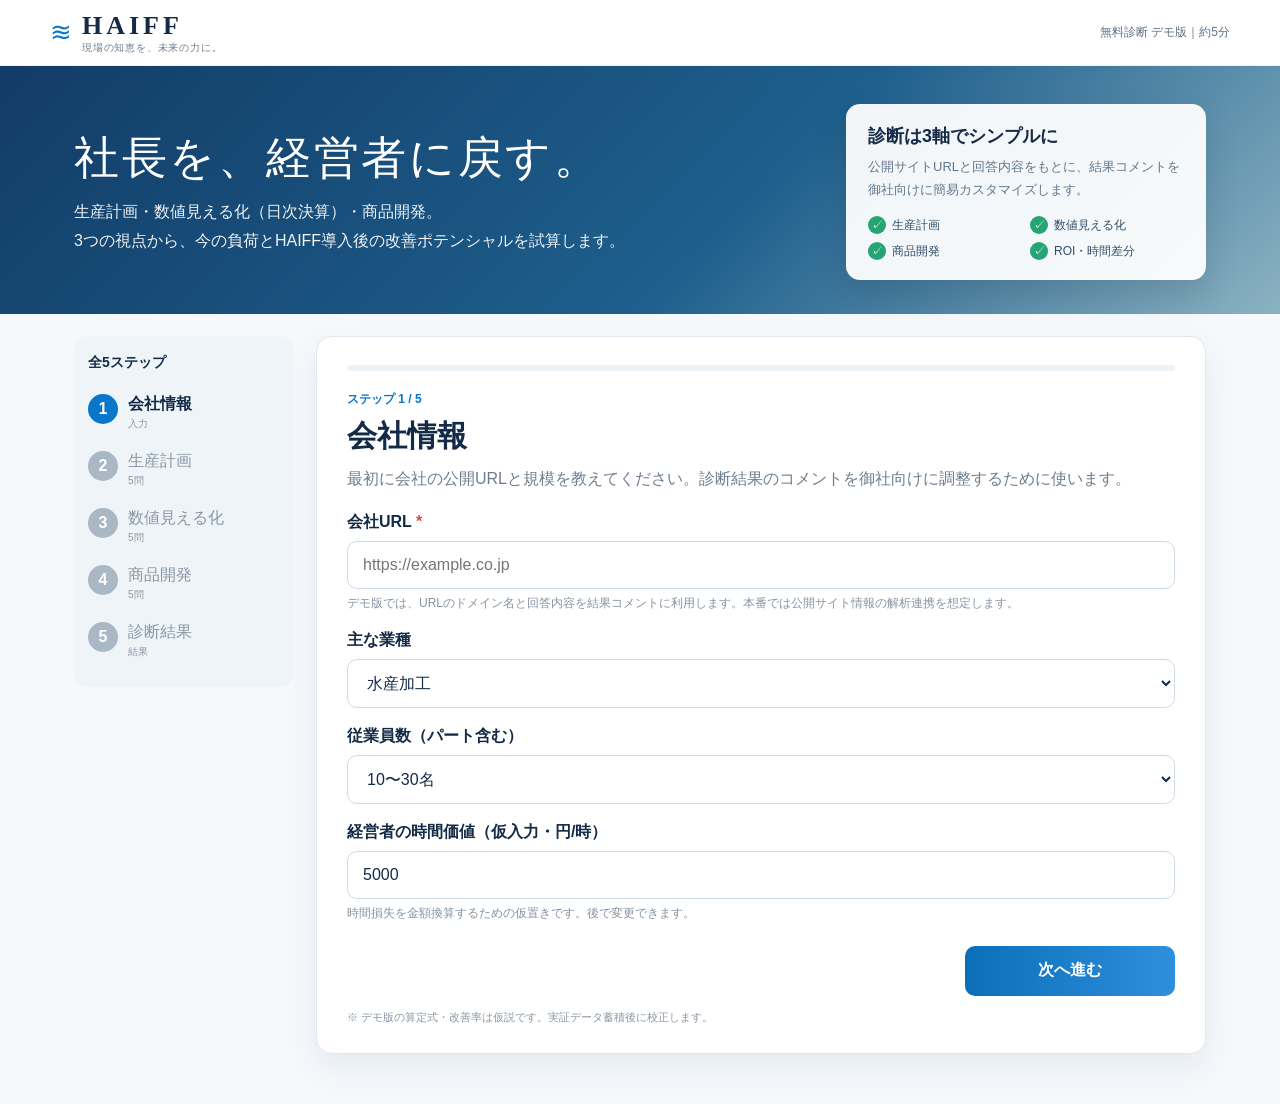
<file: haiff-demo/index.html>
<!doctype html>
<html lang="ja">
<head>
<meta charset="utf-8">
<meta name="viewport" content="width=device-width, initial-scale=1, viewport-fit=cover">
<title>HAIFF 無料診断 デモ版</title>
<style>
:root{--navy:#0b2d52;--blue:#0877c9;--teal:#1c9b78;--orange:#e98a23;--red:#d94b45;--ink:#142b47;--muted:#6d7d90;--line:#dfe8f0;--soft:#f5f8fb;--shadow:0 14px 34px rgba(13,45,82,.08)}*{box-sizing:border-box}html{scroll-behavior:smooth}body{margin:0;background:#f6f9fc;color:var(--ink);font-family:-apple-system,BlinkMacSystemFont,"Hiragino Sans","Yu Gothic",Meiryo,sans-serif}button,input,select{font:inherit}header{height:66px;background:#fff;border-bottom:1px solid #edf2f6;display:flex;align-items:center;justify-content:space-between;padding:0 max(18px,calc((100vw - 1180px)/2));position:sticky;top:0;z-index:20}.brand{display:flex;align-items:center;gap:10px}.wave{font-size:26px;color:var(--blue)}.brand strong{font-family:Georgia,serif;font-size:26px;letter-spacing:4px}.brand small{display:block;font-size:10px;letter-spacing:.08em;color:#6c7a89}.header-note{font-size:12px;color:#607186}.hero{background:linear-gradient(135deg,#123c67 0%,#1e5f8d 58%,#8bb2c2 100%);color:#fff}.hero-inner{max-width:1180px;margin:auto;padding:38px 24px 34px;display:grid;grid-template-columns:1fr 360px;gap:30px;align-items:center}.hero h1{margin:0 0 10px;font-family:Georgia,"Yu Mincho",serif;font-size:45px;font-weight:500;letter-spacing:.06em}.hero p{margin:0;line-height:1.8;font-size:16px;opacity:.94}.hero-card{background:rgba(255,255,255,.94);color:var(--ink);border-radius:14px;padding:20px 22px;box-shadow:0 14px 34px rgba(0,0,0,.12)}.hero-card b{font-size:18px}.hero-card p{color:#597086;font-size:13px;margin-top:7px}.hero-bullets{display:grid;grid-template-columns:1fr 1fr;gap:8px;margin-top:14px}.hero-bullets span{font-size:12px;color:#314d68}.hero-bullets span:before{content:'✓';display:inline-grid;place-items:center;width:18px;height:18px;border-radius:50%;background:#25a574;color:#fff;margin-right:6px}.wrap{max-width:1180px;margin:0 auto;padding:22px 24px 50px;display:grid;grid-template-columns:220px 1fr;gap:22px}.steps{background:#eef4f8;border-radius:14px;padding:18px 14px;position:sticky;top:88px;height:max-content}.steps h3{font-size:14px;margin:0 0 12px}.step{display:flex;gap:10px;align-items:flex-start;padding:10px 0;color:#8a97a4}.dot{width:30px;height:30px;border-radius:50%;background:#aab7c4;color:#fff;display:grid;place-items:center;font-weight:700;flex:0 0 auto}.step.active{color:var(--ink);font-weight:700}.step.active .dot{background:var(--blue)}.step.done .dot{background:var(--teal)}.step small{display:block;font-size:10px;font-weight:400;color:#8b98a5;margin-top:2px}.panel{background:#fff;border:1px solid var(--line);border-radius:16px;padding:28px 30px;box-shadow:var(--shadow);min-height:580px}.progress{height:6px;background:#eef3f7;border-radius:99px;overflow:hidden;margin-bottom:20px}.progress span{display:block;height:100%;background:linear-gradient(90deg,var(--blue),#56a9e8);transition:.25s}.eyebrow{font-size:12px;color:var(--blue);font-weight:700}.panel h2{margin:8px 0 8px;font-size:30px}.lead{margin:0 0 20px;color:var(--muted);line-height:1.7}.field{margin:18px 0}.field label{display:block;font-weight:700;margin-bottom:8px}.urlbox{width:100%;border:1px solid #cfdbe6;border-radius:10px;padding:14px 15px;color:var(--ink);background:#fff}.helper{font-size:12px;color:#8593a2;margin-top:6px}.question{padding:20px 0;border-top:1px solid #edf2f6}.question:first-child{border-top:0}.qtitle{font-weight:700;line-height:1.55;margin-bottom:11px}.qid{display:inline-block;background:#eaf4fc;color:var(--blue);border-radius:6px;padding:5px 7px;margin-right:8px}.choices{display:grid;grid-template-columns:repeat(2,minmax(0,1fr));gap:9px}.choice{appearance:none;border:1px solid #d8e2eb;border-radius:9px;background:#fff;color:var(--ink);padding:12px 13px;cursor:pointer;text-align:left;display:flex;align-items:center;gap:9px;min-height:48px}.choice.selected{border:2px solid var(--blue);padding:11px 12px;background:#f5fbff}.radio{width:18px;height:18px;border:2px solid #c4d0dc;border-radius:50%;position:relative;flex:0 0 auto}.choice.selected .radio{border-color:var(--blue)}.choice.selected .radio:after{content:'';position:absolute;inset:3px;border-radius:50%;background:var(--blue)}.actions{display:flex;align-items:center;justify-content:space-between;gap:12px;margin-top:24px}.btn{border:0;border-radius:10px;padding:14px 22px;font-weight:700;cursor:pointer;min-height:50px}.secondary{background:#eef3f7;color:#4e6478}.primary{background:linear-gradient(90deg,#0b6fb8,#2e8fdd);color:#fff;min-width:210px}.validation{display:none;margin-top:14px;padding:12px 14px;background:#fff2f2;border:1px solid #f0c7c7;color:#a43e3e;border-radius:9px;font-size:13px;font-weight:700}.note{font-size:11px;color:#8a97a4;margin-top:14px}.result{display:none}.result-hero{display:grid;grid-template-columns:180px 1fr;gap:24px;align-items:center;padding:4px 0 24px}.gauge{width:150px;height:150px;border-radius:50%;display:grid;place-items:center;background:conic-gradient(var(--blue) calc(var(--score)*1%),#e6eef5 0);position:relative;margin:auto}.gauge:after{content:'';position:absolute;width:112px;height:112px;border-radius:50%;background:#fff}.gauge-text{position:relative;z-index:1;text-align:center}.gauge-text strong{display:block;font-size:42px}.gauge-text span{font-size:12px;color:#718194}.result-hero h2{font-size:31px;margin:0 0 8px}.company-line{font-size:13px;color:#687a8d;margin-bottom:12px}.result-sub{color:#637589;line-height:1.7}.result-section{margin-top:26px}.section-title{font-size:20px;margin:0 0 13px}.loss-banner{display:grid;grid-template-columns:1.2fr .8fr;gap:14px;background:#fff3f2;border:1px solid #f2d1cd;border-radius:14px;padding:18px}.loss-big strong{display:block;font-size:42px;color:#c63f39;margin-top:4px}.loss-big span{font-size:12px;color:#7b5f5f}.loss-meta{display:grid;grid-template-columns:1fr 1fr;gap:8px}.mini{background:#fff;border-radius:10px;padding:13px}.mini b{display:block;font-size:20px}.mini span{font-size:11px;color:#7c8791}.axis-grid{display:grid;grid-template-columns:repeat(3,1fr);gap:12px}.axis-card{border-radius:14px;padding:18px;border:1px solid var(--line);background:#fff}.axis-card.plan{background:#f2f8fd;border-color:#d8e9f7}.axis-card.finance{background:#eef9f5;border-color:#d4eee5}.axis-card.product{background:#fff7ef;border-color:#f4dfc7}.axis-head{display:flex;justify-content:space-between;gap:8px;align-items:center}.axis-head b{font-size:16px}.axis-score{font-size:24px;font-weight:800}.bar{height:8px;background:rgba(107,125,143,.15);border-radius:99px;overflow:hidden;margin:10px 0}.bar span{display:block;height:100%;border-radius:99px}.plan .bar span{background:var(--blue)}.finance .bar span{background:var(--teal)}.product .bar span{background:var(--orange)}.loss-label{font-size:11px;color:#77889a}.loss-amt{font-size:27px;font-weight:800;color:#c6403d;margin:3px 0 10px}.metric-list{display:grid;gap:7px;font-size:12px;color:#52667b}.metric-list div{display:flex;justify-content:space-between;gap:10px}.metric-list strong{color:var(--ink)}.compare{display:grid;grid-template-columns:1fr 80px 1fr;align-items:center;gap:14px;margin:14px 0}.compare-box{border-radius:14px;padding:18px;background:#f5f8fb}.compare-box.after{background:#edf8f4}.compare-box small{color:#758698}.compare-box strong{display:block;font-size:34px;margin:5px 0}.arrow{font-size:32px;text-align:center;color:var(--blue)}.impact-grid{display:grid;grid-template-columns:repeat(3,1fr);gap:12px}.impact{border:1px solid var(--line);border-radius:14px;padding:17px}.impact h4{margin:0 0 7px}.impact strong{font-size:25px}.impact.plan strong{color:var(--blue)}.impact.finance strong{color:var(--teal)}.impact.product strong{color:var(--orange)}.impact ul{padding-left:18px;margin:10px 0 0;color:#5f7184;font-size:12px;line-height:1.65}.personal{border-left:5px solid var(--blue);background:#f7fbfe;border-radius:12px;padding:18px 20px;line-height:1.75}.personal b{display:block;margin-bottom:6px}.assumption{background:#fffaf2;border:1px solid #f0e2c7;border-radius:10px;padding:12px 14px;font-size:11px;color:#7a6a50;margin-top:12px}.fineprint{font-size:11px;color:#8793a0;line-height:1.65;margin-top:16px}@media(max-width:820px){header{height:58px;padding:0 16px}.brand strong{font-size:22px}.header-note{display:none}.hero-inner{grid-template-columns:1fr;padding:26px 18px}.hero h1{font-size:34px}.hero-card{display:none}.wrap{display:block;padding:14px}.steps{position:static;display:flex;overflow:auto;gap:8px;padding:10px;margin-bottom:12px}.steps h3{display:none}.step{min-width:82px;display:block;text-align:center;font-size:10px}.dot{margin:auto}.step small{display:none}.panel{padding:20px 16px;min-height:auto}.panel h2{font-size:25px}.choices{grid-template-columns:1fr}.actions{position:static;background:#fff;padding-top:6px}.primary{flex:1}.result-hero{grid-template-columns:1fr}.result-hero h2,.company-line,.result-sub{text-align:center}.loss-banner,.axis-grid,.impact-grid{grid-template-columns:1fr}.compare{grid-template-columns:1fr}.arrow{transform:rotate(90deg)}.loss-meta{grid-template-columns:1fr 1fr}.gauge{width:136px;height:136px}.gauge:after{width:100px;height:100px}}
</style>
</head>
<body>
<header><div class="brand"><span class="wave">≋</span><div><strong>HAIFF</strong><small>現場の知恵を、未来の力に。</small></div></div><div class="header-note">無料診断 デモ版｜約5分</div></header>
<section class="hero"><div class="hero-inner"><div><h1>社長を、経営者に戻す。</h1><p>生産計画・数値見える化（日次決算）・商品開発。<br>3つの視点から、今の負荷とHAIFF導入後の改善ポテンシャルを試算します。</p></div><div class="hero-card"><b>診断は3軸でシンプルに</b><p>公開サイトURLと回答内容をもとに、結果コメントを御社向けに簡易カスタマイズします。</p><div class="hero-bullets"><span>生産計画</span><span>数値見える化</span><span>商品開発</span><span>ROI・時間差分</span></div></div></div></section>
<div class="wrap"><aside class="steps" id="steps"></aside><main class="panel"><div id="quiz"><div class="progress"><span id="bar"></span></div><div class="eyebrow" id="eyebrow"></div><h2 id="title"></h2><p class="lead" id="lead"></p><div id="introFields"></div><div id="questions"></div><div id="validation" class="validation">このページの必須項目に回答してください。</div><div class="actions"><button class="btn secondary" type="button" id="back">戻る</button><button class="btn primary" type="button" id="next">次へ進む</button></div><div class="note">※ デモ版の算定式・改善率は仮説です。実証データ蓄積後に校正します。</div></div><div class="result" id="result"></div></main></div>
<script>
(function(){
var state={step:0,answers:{},url:'',employees:'10〜30名',sector:'水産加工',hourly:5000};var steps=['会社情報','生産計画','数値見える化','商品開発','診断結果'];
var data=[{title:'会社情報',lead:'最初に会社の公開URLと規模を教えてください。診断結果のコメントを御社向けに調整するために使います。',intro:true,qs:[]},{title:'生産計画',lead:'毎日の計画作成・変更・確認に、どれだけ時間と判断が使われているかを見ます。',qs:[['P1','社長または責任者が、生産計画の作成・調整に使う時間は1日平均？',['0〜10分','11〜20分','21〜30分','31〜60分','60分超'],[5,15,25,45,75]],['P2','受注・欠勤・原料不足などで計画を組み直す頻度は？',['ほぼない','月数回','週1〜2回','ほぼ毎日','1日に何度も'],[0,1,2,3,4]],['P3','生産計画を一人で組める人は何人いますか？',['4人以上','3人','2人','社長＋1人','社長・特定の1人だけ'],[0,1,2,3,4]],['P4','計画のために、在庫・人員・設備能力を別々に確認する必要がありますか？',['ほぼ不要','少しある','時々ある','よくある','毎回ある'],[0,1,2,3,4]],['P5','HAIFF導入初期に、商品・原料・設備・人員ルールを整理する時間を取れますか？',['必ず取る','取れる','支援があれば','難しい','取れない'],[4,3,2,1,0]]]},{title:'数値見える化（日次決算）',lead:'「作った後に分かる」から「今日の数字を今日見る」へ。集計負荷と判断の遅れを見ます。',qs:[['F1','売上・原価・粗利・在庫などの数字を、経営判断に使える状態にするまでどれくらいかかりますか？',['ほぼリアルタイム','当日中','翌日〜数日','週次','月次以降'],[0,1,2,3,4]],['F2','Excel・紙・システムなどから数字を集め直す時間は月合計で？',['0〜1時間','2〜4時間','5〜9時間','10〜19時間','20時間以上'],[0.5,3,7,14,24]],['F3','「数字が分からず判断を待つ」ことはどれくらいありますか？',['ほぼない','月1回程度','月数回','週数回','ほぼ毎日'],[0,1,2,3,4]],['F4','商品別・得意先別などで「どこが儲かっているか」をすぐ確認できますか？',['すぐ分かる','ほぼ分かる','調べれば分かる','かなり手間','把握できていない'],[0,1,2,3,4]],['F5','数字を見た結果、現場のやり方を変える判断を続けられますか？',['継続している','できる','支援があれば','やや難しい','難しい'],[4,3,2,1,0]]]},{title:'商品開発',lead:'アイデア・市場調査・原価試算・社内調整に使う時間と、新商品を出すまでの負荷を見ます。',qs:[['D1','新商品の情報収集・アイデア出し・市場調査に使う時間は月合計で？',['0〜2時間','3〜5時間','6〜10時間','11〜20時間','21時間以上'],[1,4,8,15,24]],['D2','新商品1案の原価・工程・価格・ターゲット整理にかかる時間は？',['1時間未満','1〜3時間','半日程度','1日程度','2日以上'],[0.5,2,4,8,16]],['D3','「考えたいが、日々の現場対応で後回しになる」ことは？',['ほぼない','たまに','月数回','毎週','ほぼ常に'],[0,1,2,3,4]],['D4','新商品アイデアを社員と共有し、検討を前へ進められる状態ですか？',['仕組み化済み','概ねできる','人による','社長中心','ほぼ社長だけ'],[0,1,2,3,4]],['D5','新しい仕組みが一度うまくいかなくても、原因を見て改善を続けられますか？',['必ず再挑戦','改善して続ける','支援があれば','様子を見る','元に戻す'],[4,3,2,1,0]]]},{title:'診断結果',lead:'',qs:[]}];
function el(id){return document.getElementById(id)}function scrollTopPanel(){try{window.scrollTo(0,document.querySelector('.wrap').offsetTop-60)}catch(e){}}function escapeHtml(s){return String(s||'').replace(/[&<>"]/g,function(ch){return {'&':'&amp;','<':'&lt;','>':'&gt;','"':'&quot;'}[ch]})}
function renderSteps(){var h='<h3>全5ステップ</h3>';for(var i=0;i<steps.length;i++){var c='step';if(i===state.step)c+=' active';if(i<state.step)c+=' done';h+='<div class="'+c+'"><div class="dot">'+(i<state.step?'✓':i+1)+'</div><div>'+steps[i]+'<small>'+(i===4?'結果':i===0?'入力':data[i].qs.length+'問')+'</small></div></div>'}el('steps').innerHTML=h}
function renderIntro(){el('introFields').innerHTML='<div class="field"><label>会社URL <span style="color:#d54c48">*</span></label><input id="companyUrl" class="urlbox" type="url" inputmode="url" placeholder="https://example.co.jp" value="'+escapeHtml(state.url)+'"><div class="helper">デモ版では、URLのドメイン名と回答内容を結果コメントに利用します。本番では公開サイト情報の解析連携を想定します。</div></div><div class="field"><label>主な業種</label><select id="sector" class="urlbox"><option>水産加工</option><option>食品製造</option><option>惣菜・中食</option><option>菓子・パン製造</option><option>その他製造</option></select></div><div class="field"><label>従業員数（パート含む）</label><select id="employees" class="urlbox"><option>1〜4名</option><option>5〜9名</option><option selected>10〜30名</option><option>31〜50名</option><option>51名以上</option></select></div><div class="field"><label>経営者の時間価値（仮入力・円/時）</label><input id="hourly" class="urlbox" type="number" min="1000" step="500" value="'+state.hourly+'"><div class="helper">時間損失を金額換算するための仮置きです。後で変更できます。</div></div>';el('sector').value=state.sector;el('employees').value=state.employees;el('companyUrl').addEventListener('input',function(){state.url=this.value});el('sector').addEventListener('change',function(){state.sector=this.value});el('employees').addEventListener('change',function(){state.employees=this.value});el('hourly').addEventListener('input',function(){state.hourly=parseInt(this.value,10)||5000})}
function render(){renderSteps();var s=data[state.step];el('bar').style.width=(state.step/4*100)+'%';el('eyebrow').textContent='ステップ '+(state.step+1)+' / 5';el('title').textContent=s.title;el('lead').textContent=s.lead;el('validation').style.display='none';el('introFields').innerHTML='';if(s.intro)renderIntro();var h='';for(var qn=0;qn<s.qs.length;qn++){var q=s.qs[qn];h+='<div class="question"><div class="qtitle"><span class="qid">'+q[0]+'</span>'+q[1]+'</div><div class="choices">';for(var i=0;i<q[2].length;i++){var sel=state.answers[q[0]]&&state.answers[q[0]].i===i;h+='<button type="button" class="choice'+(sel?' selected':'')+'" data-q="'+q[0]+'" data-i="'+i+'"><span class="radio"></span><span>'+q[2][i]+'</span></button>'}h+='</div></div>'}el('questions').innerHTML=h;el('back').style.visibility=state.step===0?'hidden':'visible';el('next').textContent=state.step===3?'診断結果を見る':'次へ進む'}
el('questions').addEventListener('click',function(ev){var n=ev.target;while(n&&n!==this&&!n.getAttribute('data-q'))n=n.parentNode;if(!n||n===this)return;var qid=n.getAttribute('data-q'),idx=parseInt(n.getAttribute('data-i'),10),qs=data[state.step].qs,q=null;for(var j=0;j<qs.length;j++)if(qs[j][0]===qid)q=qs[j];if(!q)return;state.answers[qid]={i:idx,val:q[3][idx],label:q[2][idx]};render()});function complete(){if(state.step===0){var u=(el('companyUrl')?el('companyUrl').value:state.url).trim();state.url=u;if(!u)return false;try{var x=new URL(u.indexOf('http')===0?u:'https://'+u);state.url=x.href}catch(e){return false}return true}var qs=data[state.step].qs;for(var i=0;i<qs.length;i++)if(!state.answers[qs[i][0]])return false;return true}
el('next').addEventListener('click',function(){if(!complete()){el('validation').style.display='block';return}if(state.step<3){state.step++;render();scrollTopPanel()}else showResult()});el('back').addEventListener('click',function(){if(state.step>0){state.step--;render();scrollTopPanel()}});
function norm(vals,max){var s=0;for(var i=0;i<vals.length;i++)s+=vals[i];return Math.max(0,Math.min(100,Math.round(s/max*100)))}function money(n){return Math.round(n).toLocaleString('ja-JP')}function domainName(){try{return new URL(state.url).hostname.replace(/^www\./,'')}catch(e){return '御社'}}function get(q,def){return state.answers[q]?state.answers[q].val:def}
function sectionLoss(total,hours){return '<div class="result-section"><h3 class="section-title">現在発生している「見えている時間コスト」</h3><div class="loss-banner"><div class="loss-big"><span>回答から定量化できた年間コスト</span><strong>約 '+money(total/10000)+'万円</strong><span>※ 経営者・担当者の時間価値 × 回答時間。機会損失は含みません。</span></div><div class="loss-meta"><div class="mini"><span>年間時間</span><b>'+Math.round(hours)+'h</b></div><div class="mini"><span>8時間換算</span><b>'+Math.round(hours/8)+'日</b></div></div></div></div>'}
function axisCard(cls,name,score,loss,hours,m1,v1,m2,v2){return '<div class="axis-card '+cls+'"><div class="axis-head"><b>'+name+'</b><span class="axis-score">'+score+'</span></div><div class="bar"><span style="width:'+score+'%"></span></div><div class="loss-label">現在の年間時間コスト（試算）</div><div class="loss-amt">約 '+money(loss/10000)+'万円</div><div class="metric-list"><div><span>'+m1+'</span><strong>'+v1+'</strong></div><div><span>'+m2+'</span><strong>'+v2+'</strong></div></div></div>'}
function impact(cls,name,m,h,items){var li='';for(var i=0;i<items.length;i++)li+='<li>'+items[i]+'</li>';return '<div class="impact '+cls+'"><h4>'+name+'</h4><strong>約 '+money(m/10000)+'万円/年</strong><div class="helper">約 '+h+'時間/年の改善余地</div><ul>'+li+'</ul></div>'}
function personalActivities(){var best='plan',scores={plan:get('P2',0)+get('P3',0)+get('P4',0),finance:get('F3',0)+get('F4',0),product:get('D3',0)+get('D4',0)};if(scores.finance>scores[best])best='finance';if(scores.product>scores[best])best='product';var text='';if(best==='plan')text='生産調整に使っていた時間を、<strong>取引先との商談、設備・人員配置の改善、採用・育成、現場責任者への権限移譲</strong>に振り向ける余地があります。';if(best==='finance')text='集計や数字確認の時間を、<strong>粗利の改善、価格改定の判断、得意先別・商品別の採算確認、将来投資の検討</strong>に振り向ける余地があります。';if(best==='product')text='商品調査や整理に使う時間を、<strong>試作、顧客ヒアリング、展示会・販路開拓、パッケージ・価格検討、新商品の意思決定</strong>へ寄せる余地があります。';if(state.sector==='水産加工')text+=' 水産加工ではさらに、<strong>原料相場・歩留まり・季節性・販売先別の動き</strong>を見ながら、次の商品や仕入判断に経営者の時間を使うイメージです。';else text+=' 御社の業種特性に合わせ、将来は公開サイト情報から具体的な商品・販路・採用テーマまでコメントを個別化する想定です。';return text}
function showResult(){state.step=4;renderSteps();el('quiz').style.display='none';var dailyPlan=get('P1',25),planFreq=get('P2',2),planPeople=get('P3',2),planLookup=get('P4',2),planReady=get('P5',2),financeH=get('F2',7),financeDelay=get('F3',2),financeProfit=get('F4',2),financeReady=get('F5',2),devResearch=get('D1',8),devOne=get('D2',4),devDelay=get('D3',2),devShare=get('D4',2),devReady=get('D5',2);var planScore=norm([Math.min(dailyPlan/20,4),planFreq,planPeople,planLookup,4-planReady],20),financeScore=norm([get('F1',2),Math.min(financeH/6,4),financeDelay,financeProfit,4-financeReady],20),productScore=norm([Math.min(devResearch/6,4),Math.min(devOne/4,4),devDelay,devShare,4-devReady],20),total=Math.round((planScore+financeScore+productScore)/3);var annualPlanH=dailyPlan*250/60,annualFinanceH=financeH*12,annualDevH=(devResearch*12)+(devOne*6),planLoss=annualPlanH*state.hourly,financeLoss=annualFinanceH*state.hourly,devLoss=annualDevH*state.hourly,totalLoss=planLoss+financeLoss+devLoss;var planRate=.50,financeRate=.60,devRate=.35,savePlan=planLoss*planRate,saveFinance=financeLoss*financeRate,saveDev=devLoss*devRate,annualSave=savePlan+saveFinance+saveDev,afterCost=Math.max(0,totalLoss-annualSave),savedHours=(annualPlanH*planRate)+(annualFinanceH*financeRate)+(annualDevH*devRate),site=domainName(),activities=personalActivities();var r=el('result');r.style.display='block';r.innerHTML='<div class="eyebrow">HAIFF 無料診断｜デモ版</div><div class="result-hero"><div class="gauge" style="--score:'+total+'"><div class="gauge-text"><strong>'+total+'</strong><span>/100 改善ポテンシャル</span></div></div><div><h2>3つの領域に、改善の余地が見えています</h2><div class="company-line">対象サイト：'+escapeHtml(site)+' ｜ '+escapeHtml(state.sector)+' ｜ '+escapeHtml(state.employees)+'</div><div class="result-sub">現在の回答から、定量化できる「時間コスト」を中心に試算しました。売上機会損失や在庫・廃棄損失は根拠が不足するため、このデモでは原則として金額に含めていません。</div></div></div>'+sectionLoss(totalLoss,annualPlanH+annualFinanceH+annualDevH)+'<div class="result-section"><h3 class="section-title">3つの領域別 診断結果</h3><div class="axis-grid">'+axisCard('plan','生産計画',planScore,planLoss,annualPlanH,'計画・調整時間','年間 '+Math.round(annualPlanH)+'時間','変更・確認負荷','回答ベース')+axisCard('finance','数値見える化（日次決算）',financeScore,financeLoss,annualFinanceH,'集計・確認時間','年間 '+Math.round(annualFinanceH)+'時間','判断の遅れ','別途ポテンシャル')+axisCard('product','商品開発',productScore,devLoss,annualDevH,'調査・検討時間','年間 '+Math.round(annualDevH)+'時間','後回しリスク','別途ポテンシャル')+'</div></div><div class="result-section"><h3 class="section-title">HAIFF導入後の差分（試算）</h3><div class="compare"><div class="compare-box"><small>現在の定量化できる時間コスト</small><strong>約 '+money(totalLoss/10000)+'万円/年</strong><span>約 '+Math.round(annualPlanH+annualFinanceH+annualDevH)+'時間/年</span></div><div class="arrow">→</div><div class="compare-box after"><small>HAIFF導入後の試算</small><strong>約 '+money(afterCost/10000)+'万円/年</strong><span>約 '+Math.round(savedHours)+'時間/年を取り戻す余地</span></div></div><div class="impact-grid">'+impact('plan','生産計画',savePlan,Math.round(annualPlanH*planRate),['計画作成・組み直し時間の圧縮','原料・人員・設備条件の同時確認','社長への確認回数を減らす土台'])+impact('finance','数値見える化',saveFinance,Math.round(annualFinanceH*financeRate),['日次の数字確認を早める','集計・転記作業を削減','経営判断を翌週・翌月へ持ち越さない'])+impact('product','商品開発',saveDev,Math.round(annualDevH*devRate),['市場・競合情報整理の補助','原価・工程・価格検討の初動短縮','新商品案を社員と共有しやすくする'])+'</div><div class="assumption">試算前提：生産計画50%、数値見える化60%、商品開発35%の時間削減を仮置きしています。これはHAIFFの効果を保証する数値ではありません。実証データに応じて今後校正します。</div></div><div class="result-section"><h3 class="section-title">御社の場合、取り戻した時間をこう使えます</h3><div class="personal"><b>'+escapeHtml(site)+' 向けコメント（デモ）</b>'+activities+'</div><div class="fineprint">※ デモ版では入力された会社URLのドメイン・業種・回答内容からコメントを簡易生成しています。Webサイト本文を自動解析しているわけではありません。本番版では、公開情報を取得できる仕組みを別途実装することで、会社の事業・商品・採用・販路などに合わせたコメントへ高度化できます。</div></div><div class="result-section"><h3 class="section-title">次のステップ</h3><div class="personal"><b>診断の目的は「HAIFFを売ること」だけではありません。</b>生産計画・数字・商品開発のどこに負荷が集中しているかを把握し、経営者が本来使うべき時間へ戻すことが目的です。導入初期には、商品・原料・設備・人員・判断基準を整理する時間と、会社側の自覚・責任・覚悟・情熱も必要です。</div><div class="actions"><button class="btn secondary" type="button" id="restart">最初から試す</button><button class="btn primary" type="button" id="assume">前提を確認</button></div></div>';el('restart').addEventListener('click',function(){window.location.reload()});el('assume').addEventListener('click',function(){window.alert('デモ版の改善率：生産計画50%／数値見える化60%／商品開発35%。実際の効果を保証するものではありません。')});scrollTopPanel()}
render();
})();
</script>
</body>
</html>
</file>
